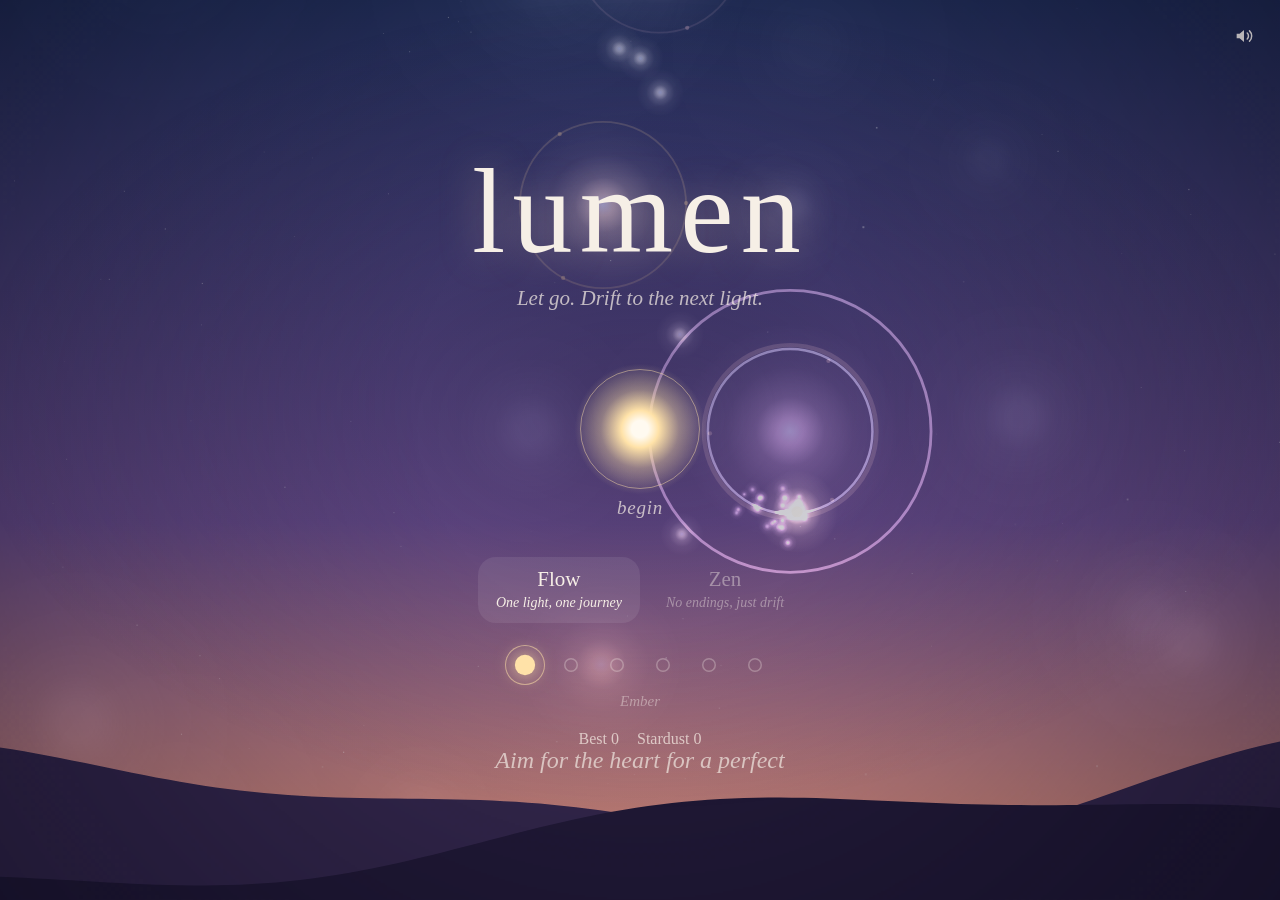
<file: lumen/index.html>
<!doctype html>
<html lang="en">
<head>
  <meta charset="utf-8">
  <meta name="viewport" content="width=device-width, initial-scale=1, maximum-scale=1, user-scalable=no, viewport-fit=cover">
  <meta name="theme-color" content="#23305e">
  <meta name="description" content="A calm one-touch game. Let go, drift to the next light, and make quiet music as the sky turns from dusk to dawn.">
  <meta name="apple-mobile-web-app-capable" content="yes">
  <meta name="mobile-web-app-capable" content="yes">
  <meta name="apple-mobile-web-app-status-bar-style" content="black-translucent">
  <title>lumen</title>
  <link rel="icon" href="icon.svg" type="image/svg+xml">
  <link rel="apple-touch-icon" href="icon.svg">
  <link rel="manifest" href="manifest.webmanifest">
  <link rel="stylesheet" href="style.css">
</head>
<body>
  <canvas id="game" aria-label="Game canvas. Tap, click or press space to let go of the light."></canvas>

  <!-- In-game HUD -->
  <div id="hud" class="hidden" aria-live="polite">
    <div id="score">0</div>
    <div id="dustHud"><span class="mote" aria-hidden="true"></span><span id="dustCount">0</span></div>
    <button id="pauseBtn" class="icon-btn" aria-label="Pause">
      <svg viewBox="0 0 24 24" width="22" height="22" aria-hidden="true"><rect x="6.5" y="5" width="3.2" height="14" rx="1.4"/><rect x="14.3" y="5" width="3.2" height="14" rx="1.4"/></svg>
    </button>
  </div>
  <div id="hint" class="hint" aria-hidden="true"></div>

  <!-- Home -->
  <section id="menu" class="screen">
    <div class="menu-inner">
      <h1 class="title">lumen</h1>
      <p class="tagline">Let go. Drift to the next light.</p>

      <button id="playBtn" class="orb-btn" aria-label="Begin">
        <span class="orb-glow" aria-hidden="true"></span>
        <span class="orb-label">begin</span>
      </button>

      <div class="modes" role="radiogroup" aria-label="Mode">
        <button class="mode" role="radio" data-mode="flow">
          <span class="mode-name">Flow</span>
          <span class="mode-desc">One light, one journey</span>
        </button>
        <button class="mode" role="radio" data-mode="zen">
          <span class="mode-name">Zen</span>
          <span class="mode-desc">No endings, just drift</span>
        </button>
      </div>

      <div class="lights" aria-label="Choose your light">
        <div id="lightRow" class="light-row"></div>
        <p id="lightName" class="light-name"></p>
      </div>

      <p id="stats" class="stats"></p>
    </div>
    <button id="soundBtn" class="icon-btn corner" aria-label="Sound on"></button>
  </section>

  <!-- Game over -->
  <section id="over" class="screen hidden">
    <div class="menu-inner">
      <p class="over-kicker" id="overKicker">The light rests</p>
      <div class="over-score" id="overScore">0</div>
      <p class="over-label">lights reached</p>
      <p class="over-best" id="overBest"></p>
      <p class="over-dust" id="overDust"></p>
      <p class="over-unlock hidden" id="overUnlock"></p>
      <div class="row">
        <button id="againBtn" class="btn primary">Drift again</button>
        <button id="homeBtn" class="btn">Home</button>
      </div>
      <p class="over-tip" id="overTip"></p>
    </div>
  </section>

  <!-- Pause -->
  <section id="pause" class="screen hidden">
    <div class="menu-inner">
      <p class="over-kicker">Paused</p>
      <p class="tagline">Breathe in. Breathe out.</p>
      <div class="row">
        <button id="resumeBtn" class="btn primary">Resume</button>
        <button id="quitBtn" class="btn">Home</button>
      </div>
    </div>
  </section>

  <noscript><p class="noscript">Lumen needs JavaScript to run.</p></noscript>
  <script src="game.js"></script>
</body>
</html>
</file>
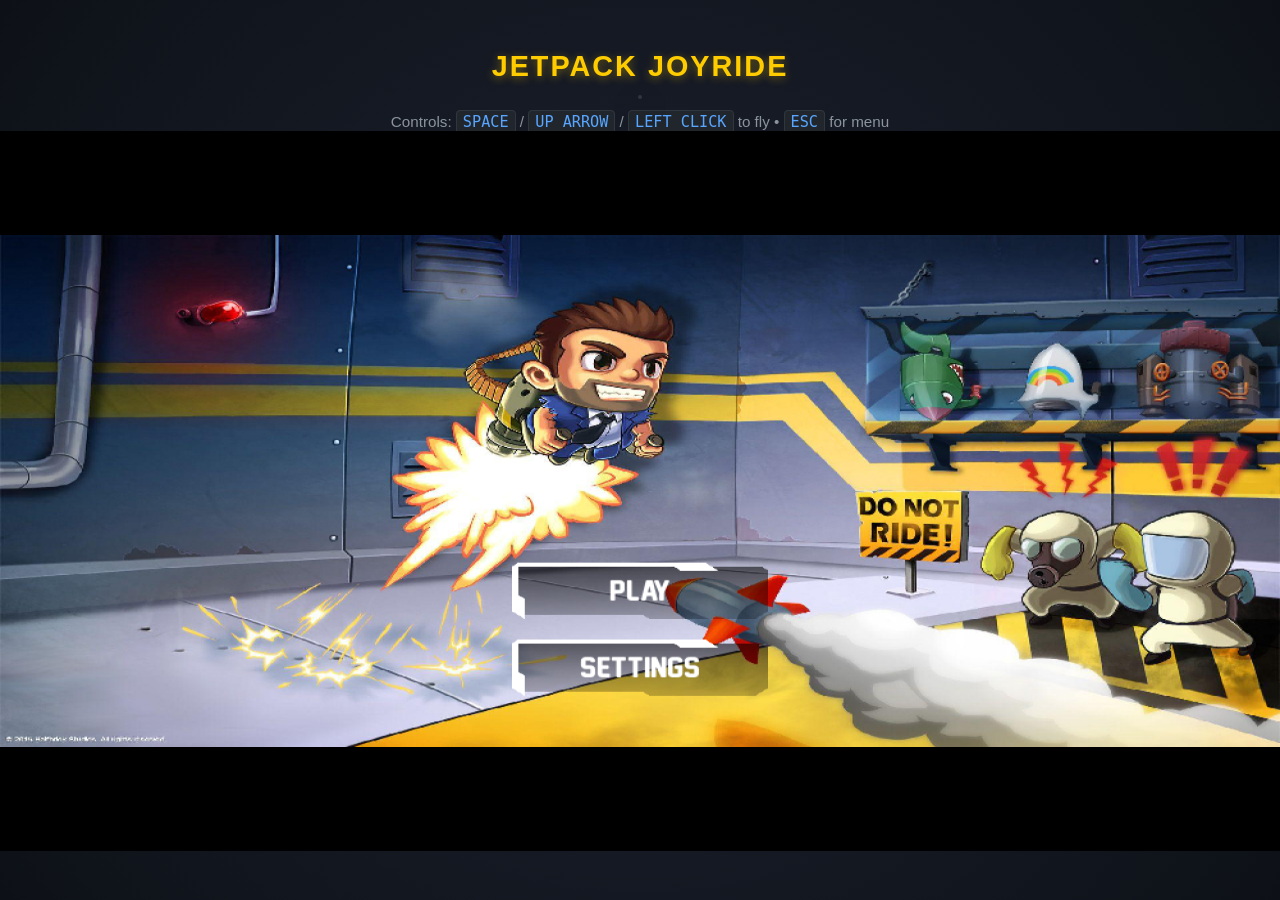
<file: web/index.html>
<!DOCTYPE html>
<html lang="en">
<head>
  <meta charset="utf-8">
  <meta name="viewport" content="width=device-width, initial-scale=1.0, maximum-scale=1.0, user-scalable=no">
  <title>Jetpack Joyride (Go + Ebitengine)</title>
  <style>
    * {
      box-sizing: border-box;
      margin: 0;
      padding: 0;
    }
    body {
      background: radial-gradient(circle at center, #1e2230 0%, #0d1117 100%);
      color: #e6edf3;
      font-family: -apple-system, BlinkMacSystemFont, "Segoe UI", Roboto, Helvetica, Arial, sans-serif;
      min-height: 100vh;
      display: flex;
      flex-direction: column;
      align-items: center;
      justify-content: center;
      overflow-x: hidden;
    }
    header {
      margin-bottom: 12px;
      text-align: center;
    }
    header h1 {
      font-size: 1.8rem;
      letter-spacing: 2px;
      color: #ffcc00;
      text-shadow: 0 2px 8px rgba(255, 204, 0, 0.4);
    }
    #game-container {
      position: relative;
      display: flex;
      align-items: center;
      justify-content: center;
      box-shadow: 0 10px 30px rgba(0, 0, 0, 0.7);
      border-radius: 8px;
      overflow: hidden;
      border: 2px solid #30363d;
      background: #000;
    }
    canvas {
      display: block;
      outline: none;
      max-width: 100vw;
      max-height: 80vh;
    }
    #loading-overlay {
      position: absolute;
      top: 0;
      left: 0;
      width: 100%;
      height: 100%;
      background: rgba(13, 17, 23, 0.95);
      display: flex;
      flex-direction: column;
      align-items: center;
      justify-content: center;
      font-size: 1.2rem;
      color: #ffcc00;
      transition: opacity 0.4s ease;
      z-index: 10;
    }
    .spinner {
      width: 44px;
      height: 44px;
      border: 4px solid rgba(255, 204, 0, 0.2);
      border-top-color: #ffcc00;
      border-radius: 50%;
      animation: spin 0.8s linear infinite;
      margin-bottom: 14px;
    }
    @keyframes spin {
      to { transform: rotate(360deg); }
    }
    footer {
      margin-top: 14px;
      text-align: center;
      font-size: 0.95rem;
      color: #8b949e;
    }
    footer kbd {
      background: #21262d;
      border: 1px solid #30363d;
      border-radius: 4px;
      padding: 2px 6px;
      font-family: monospace;
      color: #58a6ff;
    }
  </style>
  <script src="wasm_exec.js"></script>
</head>
<body>
  <header>
    <h1>JETPACK JOYRIDE</h1>
  </header>

  <div id="game-container">
    <div id="loading-overlay">
      <div class="spinner"></div>
      <div id="loading-text">Loading WebAssembly Bundle...</div>
    </div>
  </div>

  <footer>
    <p>Controls: <kbd>SPACE</kbd> / <kbd>UP ARROW</kbd> / <kbd>LEFT CLICK</kbd> to fly &bull; <kbd>ESC</kbd> for menu</p>
  </footer>

  <script>
    const go = new Go();
    const loadingOverlay = document.getElementById("loading-overlay");
    const loadingText = document.getElementById("loading-text");

    async function run() {
      try {
        loadingText.textContent = "Loading WebAssembly...";
        let result;
        if (WebAssembly.instantiateStreaming) {
          try {
            result = await WebAssembly.instantiateStreaming(fetch("game.wasm"), go.importObject);
          } catch (e) {
            console.warn("instantiateStreaming failed, falling back to arrayBuffer:", e);
          }
        }
        if (!result) {
          const resp = await fetch("game.wasm");
          const bytes = await resp.arrayBuffer();
          result = await WebAssembly.instantiate(bytes, go.importObject);
        }

        loadingOverlay.style.opacity = "0";
        setTimeout(() => loadingOverlay.style.display = "none", 400);

        go.run(result.instance);
      } catch (err) {
        console.error("WASM loading error:", err);
        loadingText.innerHTML = "Failed to load WebAssembly game.<br><small style='color:#f85149;font-size:0.8rem;'>" + err + "</small>";
      }
    }

    run();
  </script>
</body>
</html>
</file>
<file: lumen/style.css>
:root {
  --ink: #f6efe6;
  --ink-soft: rgba(246, 239, 230, 0.72);
  --ink-faint: rgba(246, 239, 230, 0.42);
  --light: #ffe2a8;
  --sky-top: #23305e;
  --sky-mid: #6b4f8f;
  --sky-bot: #e9967a;
  --serif: "Iowan Old Style", "Palatino Linotype", Palatino, "Book Antiqua", "URW Palladio L", P052, Georgia, serif;
  --safe-t: env(safe-area-inset-top, 0px);
  --safe-r: env(safe-area-inset-right, 0px);
  --safe-b: env(safe-area-inset-bottom, 0px);
  --safe-l: env(safe-area-inset-left, 0px);
}

* { box-sizing: border-box; }

html, body {
  margin: 0;
  height: 100%;
  overflow: hidden;
  overscroll-behavior: none;
  background: linear-gradient(var(--sky-top), var(--sky-mid) 60%, var(--sky-bot));
  color: var(--ink);
  font-family: var(--serif);
  -webkit-font-smoothing: antialiased;
  -webkit-tap-highlight-color: transparent;
  -webkit-user-select: none;
  user-select: none;
  -webkit-touch-callout: none;
}

canvas#game {
  position: fixed;
  inset: 0;
  width: 100%;
  height: 100%;
  display: block;
  touch-action: none;
}

.hidden { display: none !important; }

button {
  font: inherit;
  color: inherit;
  background: none;
  border: 0;
  padding: 0;
  cursor: pointer;
  touch-action: manipulation;
}
button:focus { outline: none; }
button:focus-visible {
  outline: 2px solid var(--light);
  outline-offset: 4px;
  border-radius: 999px;
}

/* ---------- HUD ---------- */
#hud {
  position: fixed;
  inset: 0;
  pointer-events: none;
  z-index: 2;
}
#score {
  position: absolute;
  top: calc(18px + var(--safe-t));
  left: 0;
  right: 0;
  text-align: center;
  font-size: clamp(44px, 9vmin, 72px);
  font-weight: 400;
  letter-spacing: 0.02em;
  font-variant-numeric: lining-nums tabular-nums;
  text-shadow: 0 0 24px rgba(255, 226, 168, 0.35);
  transition: transform 0.25s cubic-bezier(.34, 1.56, .64, 1);
}
#score.bump { transform: scale(1.14); transition-duration: 0.06s; }
#dustHud {
  position: absolute;
  top: calc(26px + var(--safe-t));
  left: calc(20px + var(--safe-l));
  display: flex;
  align-items: center;
  gap: 8px;
  font-size: 18px;
  color: var(--ink-soft);
  font-variant-numeric: tabular-nums;
}
.mote {
  width: 8px;
  height: 8px;
  border-radius: 50%;
  background: var(--light);
  box-shadow: 0 0 10px 3px rgba(255, 226, 168, 0.55);
}
.icon-btn {
  width: 44px;
  height: 44px;
  display: grid;
  place-items: center;
  border-radius: 50%;
  color: var(--ink-soft);
  pointer-events: auto;
  transition: color 0.2s, background-color 0.2s;
}
.icon-btn svg { fill: currentColor; }
.icon-btn:hover { color: var(--ink); background: rgba(255, 255, 255, 0.06); }
#pauseBtn {
  position: absolute;
  top: calc(16px + var(--safe-t));
  right: calc(14px + var(--safe-r));
}

.hint {
  position: fixed;
  left: 0;
  right: 0;
  bottom: calc(14vh + var(--safe-b));
  text-align: center;
  font-style: italic;
  font-size: clamp(18px, 3.6vmin, 24px);
  color: var(--ink-soft);
  pointer-events: none;
  opacity: 0;
  transition: opacity 0.8s ease;
  z-index: 2;
  padding: 0 24px;
}
.hint.show { opacity: 1; }

/* ---------- Screens ---------- */
.screen {
  position: fixed;
  inset: 0;
  z-index: 3;
  display: grid;
  place-items: center;
  padding: calc(24px + var(--safe-t)) calc(20px + var(--safe-r)) calc(24px + var(--safe-b)) calc(20px + var(--safe-l));
  animation: screen-in 0.7s ease both;
  overflow-y: auto;
}
#menu {
  background: radial-gradient(ellipse 70% 60% at 50% 45%, rgba(14, 12, 40, 0.32), rgba(14, 12, 40, 0) 75%);
}
#over, #pause {
  background: radial-gradient(ellipse at center, rgba(10, 12, 40, 0.38), rgba(10, 12, 40, 0.55));
}
@keyframes screen-in { from { opacity: 0; } to { opacity: 1; } }

.menu-inner {
  width: min(440px, 100%);
  display: flex;
  flex-direction: column;
  align-items: center;
  text-align: center;
}

.title {
  margin: 0;
  font-weight: 400;
  font-size: clamp(64px, 17vmin, 120px);
  line-height: 1;
  letter-spacing: 0.06em;
  text-shadow: 0 0 40px rgba(255, 226, 168, 0.35);
}
.tagline {
  margin: 14px 0 0;
  font-style: italic;
  font-size: clamp(17px, 3.4vmin, 21px);
  color: var(--ink-soft);
}

/* The one bold thing: a glowing light you press to begin. */
.orb-btn {
  position: relative;
  width: 132px;
  height: 132px;
  margin: clamp(28px, 6vh, 52px) 0 clamp(24px, 5vh, 44px);
  border-radius: 50%;
  display: grid;
  place-items: center;
}
.orb-glow {
  position: absolute;
  inset: 0;
  border-radius: 50%;
  background: radial-gradient(circle, #fffaf0 0 9%, var(--light) 20%, color-mix(in srgb, var(--light) 40%, transparent) 42%, transparent 70%);
  animation: breathe 4.2s ease-in-out infinite;
}
.orb-btn::before {
  content: "";
  position: absolute;
  inset: 6px;
  border-radius: 50%;
  border: 1px solid color-mix(in srgb, var(--light) 45%, transparent);
  animation: ring 4.2s ease-in-out infinite;
}
.orb-label {
  position: absolute;
  top: calc(100% + 2px);
  font-style: italic;
  font-size: 19px;
  color: var(--ink-soft);
  letter-spacing: 0.04em;
}
.orb-btn:hover .orb-glow { animation-duration: 2.2s; }
.orb-btn:active .orb-glow { transform: scale(0.92); }
@keyframes breathe {
  0%, 100% { transform: scale(0.86); opacity: 0.85; }
  50% { transform: scale(1.04); opacity: 1; }
}
@keyframes ring {
  0%, 100% { transform: scale(0.9); opacity: 0.35; }
  50% { transform: scale(1.12); opacity: 0.8; }
}

.modes {
  display: flex;
  gap: 8px;
  margin-top: 18px;
}
.mode {
  display: flex;
  flex-direction: column;
  align-items: center;
  gap: 3px;
  padding: 10px 18px 12px;
  border-radius: 18px;
  color: var(--ink-faint);
  transition: color 0.25s, background-color 0.25s;
}
.mode-name { font-size: 21px; }
.mode-desc { font-size: 14px; font-style: italic; }
.mode[aria-checked="true"] {
  color: var(--ink);
  background: rgba(255, 255, 255, 0.08);
}
.mode:hover { color: var(--ink-soft); }
.mode[aria-checked="true"]:hover { color: var(--ink); }

.lights { margin-top: 22px; }
.light-row { display: flex; gap: 6px; justify-content: center; flex-wrap: wrap; }
.light-dot {
  width: 40px;
  height: 40px;
  border-radius: 50%;
  display: grid;
  place-items: center;
}
.light-dot i {
  width: 14px;
  height: 14px;
  border-radius: 50%;
  background: var(--c);
  box-shadow: 0 0 12px 2px color-mix(in srgb, var(--c) 60%, transparent);
  transition: transform 0.25s cubic-bezier(.34, 1.56, .64, 1);
}
.light-dot[aria-pressed="true"] i { transform: scale(1.45); }
.light-dot[aria-pressed="true"] { box-shadow: inset 0 0 0 1px color-mix(in srgb, var(--c) 55%, transparent); }
.light-dot.locked i {
  background: transparent;
  box-shadow: inset 0 0 0 1.5px rgba(246, 239, 230, 0.3);
}
.light-name {
  margin: 8px 0 0;
  min-height: 1.3em;
  font-size: 15px;
  font-style: italic;
  color: var(--ink-faint);
}
.stats {
  margin: 18px 0 0;
  font-size: 16px;
  color: var(--ink-soft);
  font-variant-numeric: tabular-nums;
}
.stats span + span { margin-left: 18px; }

.corner {
  position: fixed;
  top: calc(14px + var(--safe-t));
  right: calc(14px + var(--safe-r));
}

/* ---------- Game over ---------- */
.over-kicker {
  margin: 0;
  font-style: italic;
  font-size: clamp(20px, 4vmin, 26px);
  color: var(--ink-soft);
}
.over-score {
  font-size: clamp(96px, 26vmin, 168px);
  line-height: 1;
  margin-top: 6px;
  font-variant-numeric: lining-nums;
  text-shadow: 0 0 48px rgba(255, 226, 168, 0.4);
}
.over-label { margin: 2px 0 0; font-size: 17px; color: var(--ink-faint); }
.over-best { margin: 22px 0 0; font-size: 19px; }
.over-best.new { color: var(--light); text-shadow: 0 0 18px rgba(255, 226, 168, 0.6); }
.over-dust { margin: 8px 0 0; font-size: 16px; color: var(--ink-soft); }
.over-unlock {
  margin: 14px 0 0;
  font-style: italic;
  font-size: 17px;
  color: var(--light);
}
.over-tip {
  margin: 26px 0 0;
  font-size: 15px;
  font-style: italic;
  color: var(--ink-faint);
  max-width: 32ch;
}
.row { display: flex; gap: 12px; margin-top: 30px; flex-wrap: wrap; justify-content: center; }
.btn {
  min-width: 132px;
  min-height: 48px;
  padding: 0 24px;
  border-radius: 999px;
  font-size: 18px;
  color: var(--ink-soft);
  box-shadow: inset 0 0 0 1px rgba(246, 239, 230, 0.28);
  transition: background-color 0.2s, color 0.2s, box-shadow 0.2s;
}
.btn:hover { color: var(--ink); background: rgba(255, 255, 255, 0.06); }
.btn.primary {
  color: #2a2140;
  background: var(--light);
  box-shadow: 0 0 28px color-mix(in srgb, var(--light) 45%, transparent);
}
.btn.primary:hover { background: #fff3d6; color: #2a2140; }

.noscript { position: fixed; inset: 0; display: grid; place-items: center; font-size: 20px; }

@media (max-height: 620px) {
  .orb-btn { width: 104px; height: 104px; margin: 18px 0 30px; }
  .lights { margin-top: 12px; }
  .stats { margin-top: 10px; }
  .modes { margin-top: 10px; }
}

@media (prefers-reduced-motion: reduce) {
  .orb-glow, .orb-btn::before { animation: none; }
  .screen { animation: none; }
}
</file>
